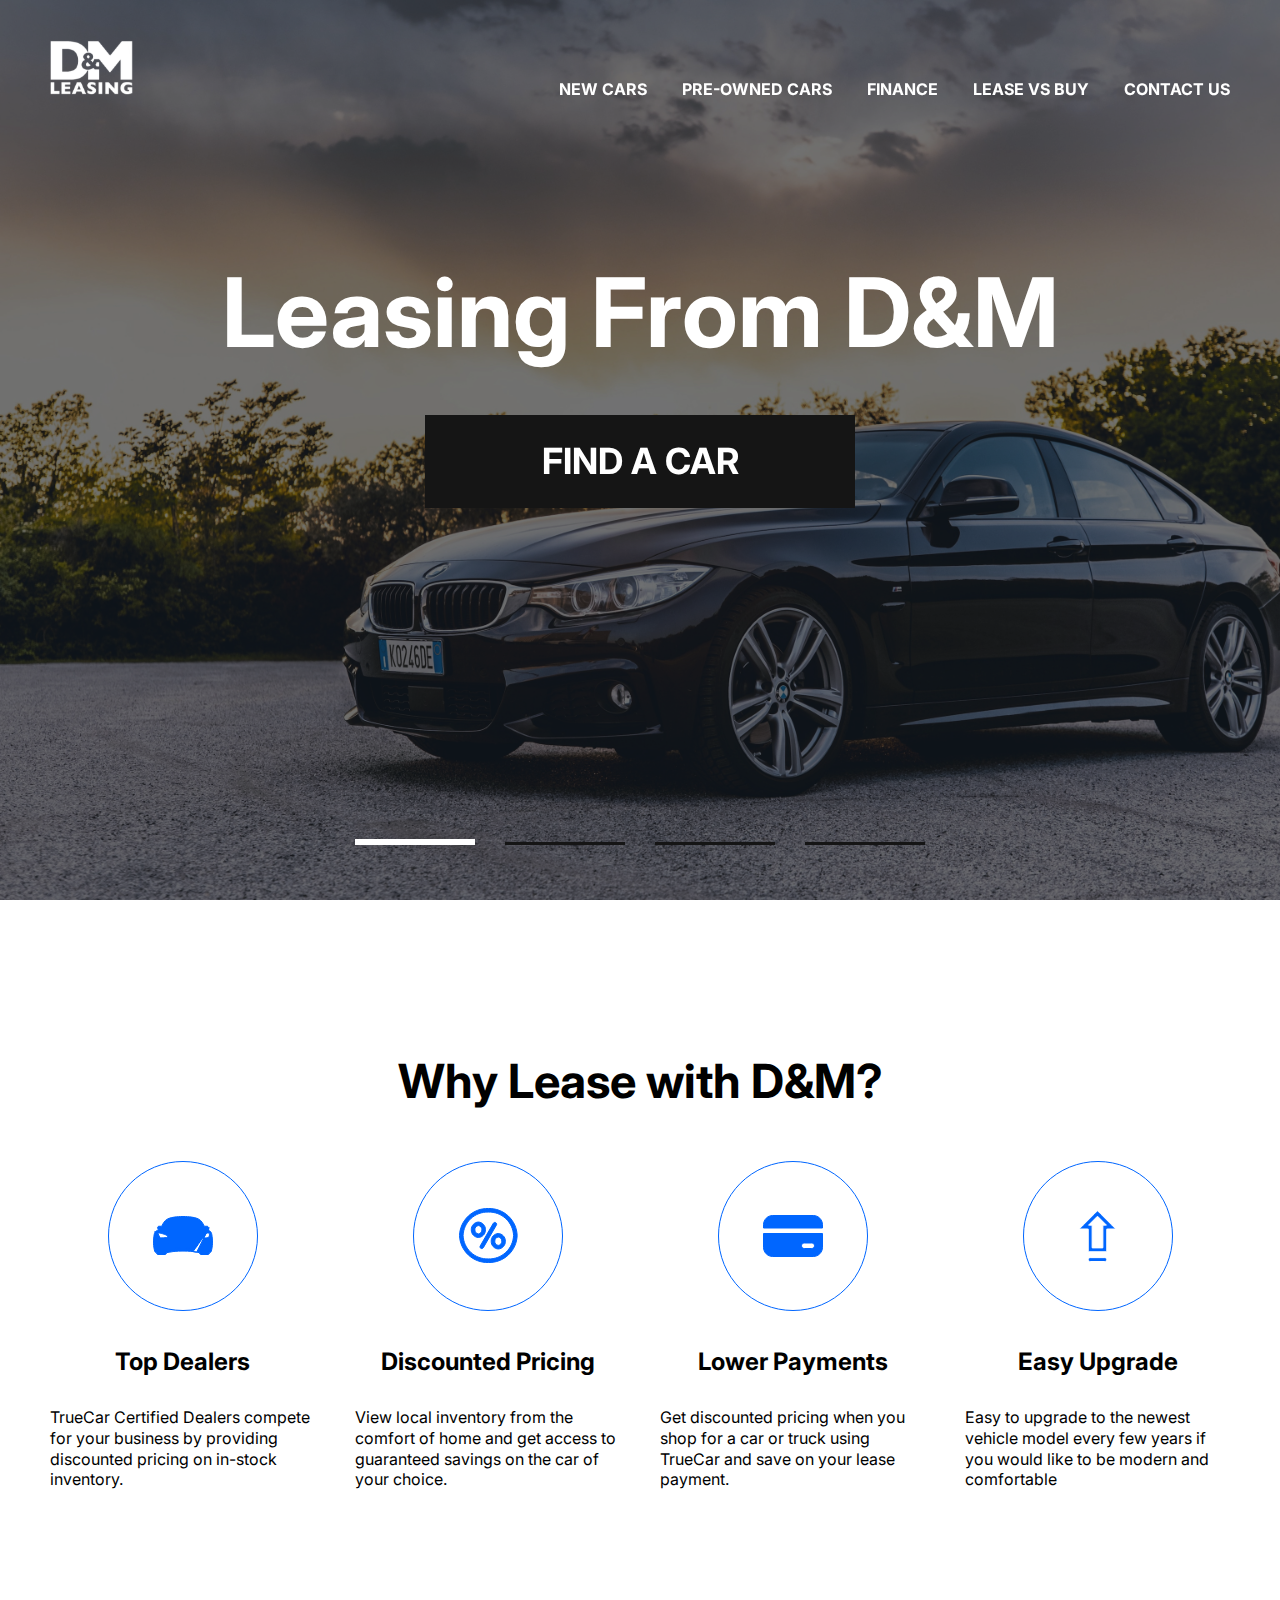
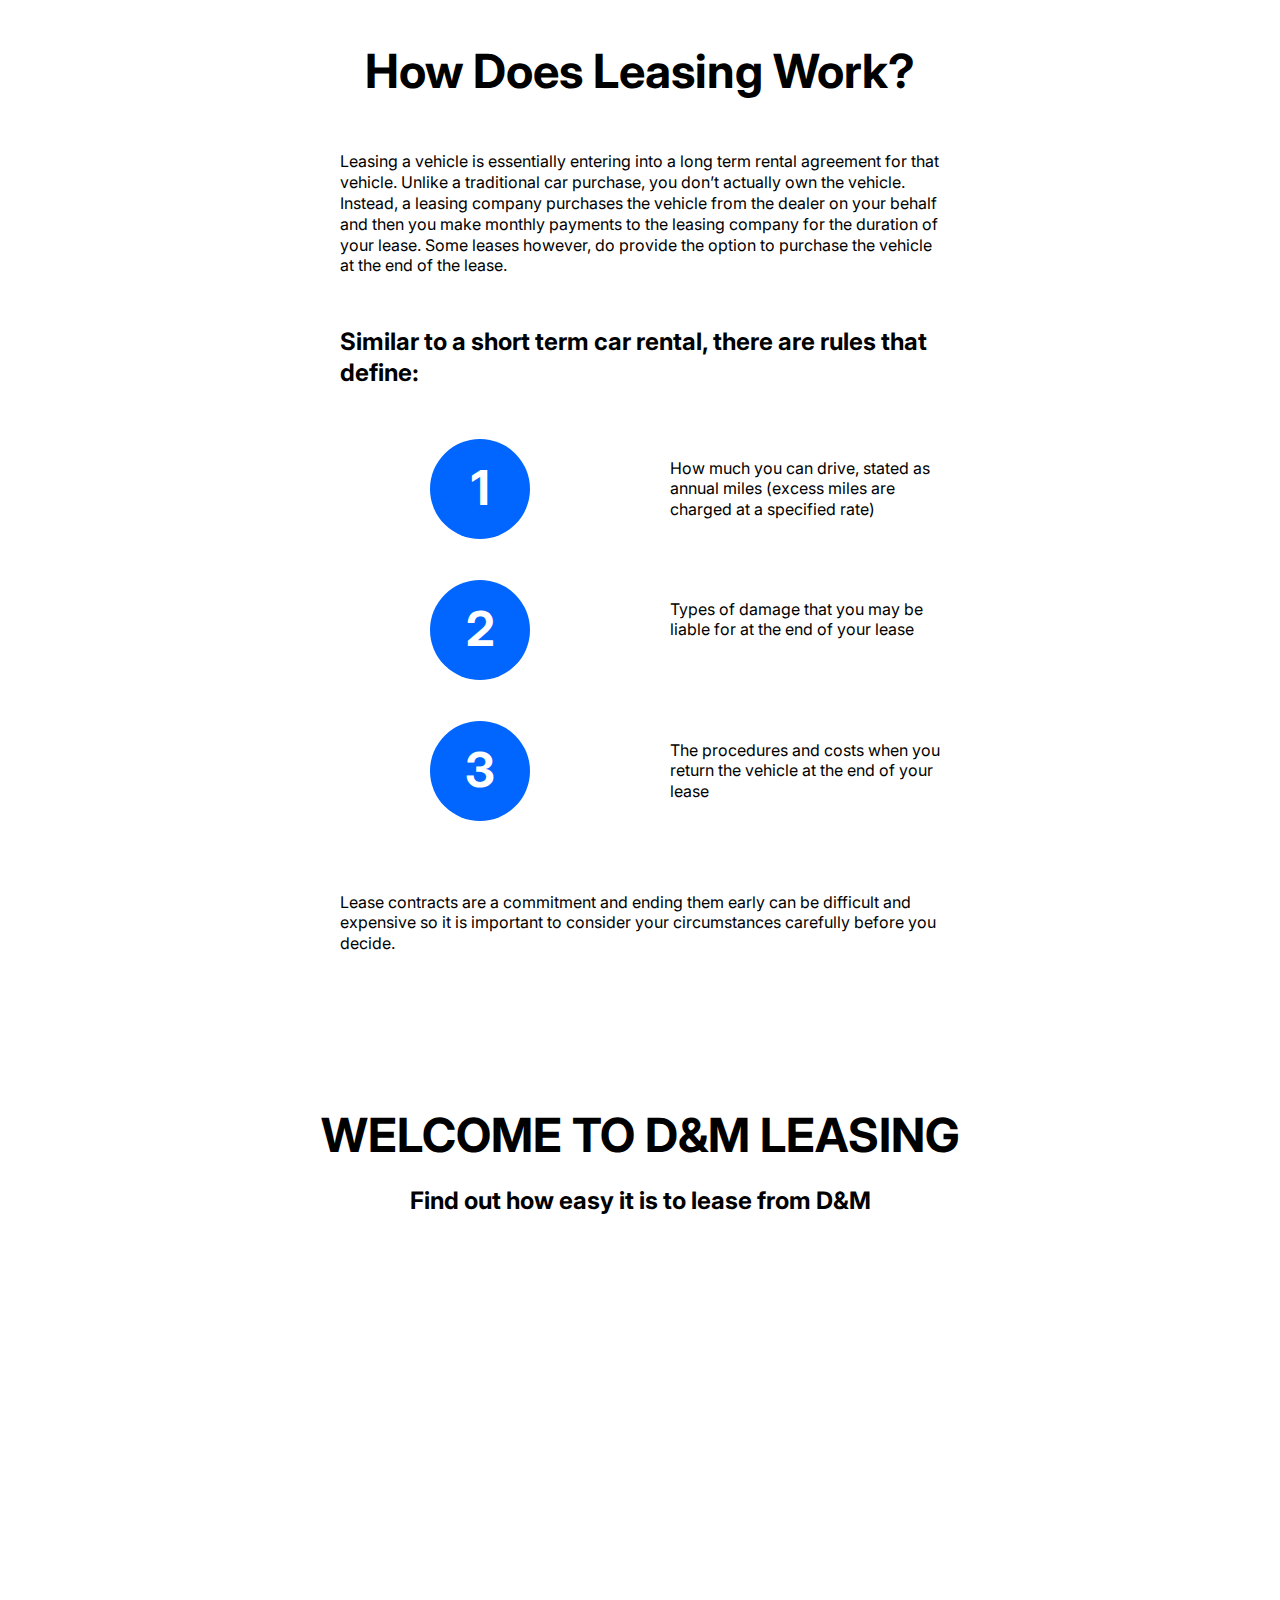
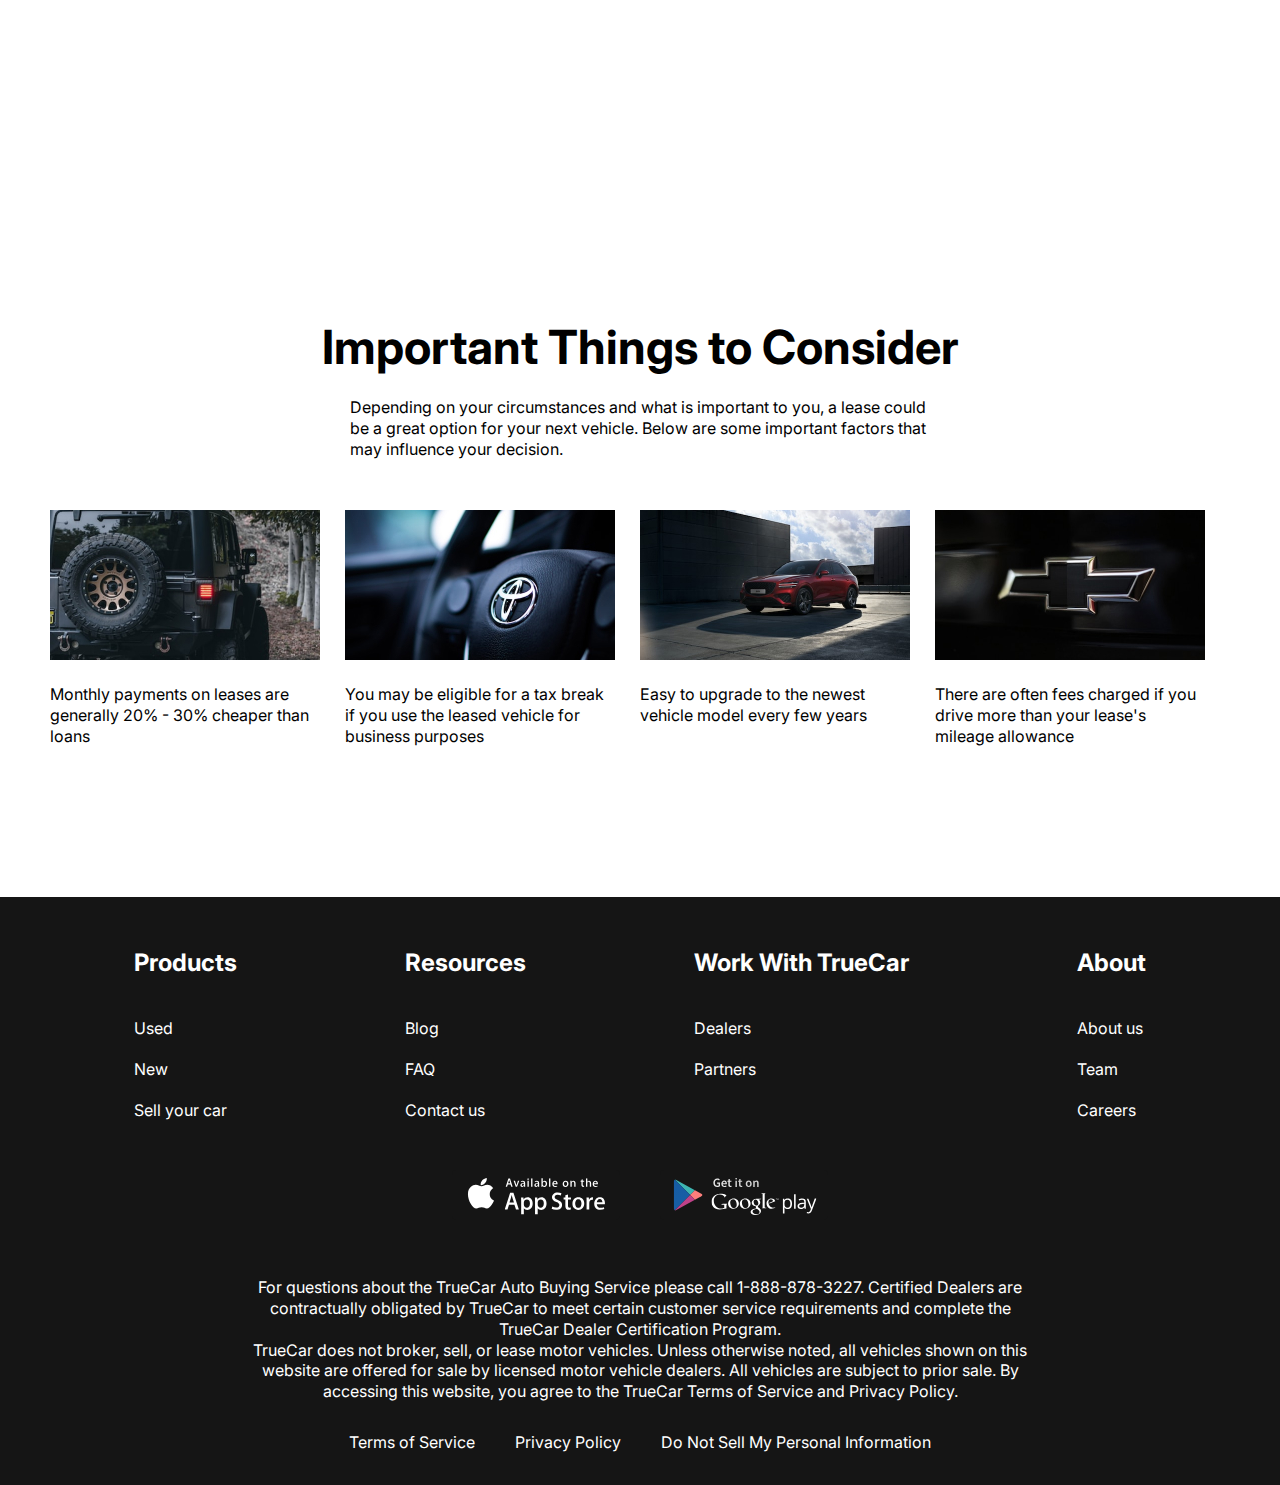
<file: index.html>
<!DOCTYPE html>
<html lang="en">
<head>
    <meta charset="UTF-8">
    <meta http-equiv="X-UA-Compatible" content="IE=edge">
    <meta name="viewport" content="width=device-width, initial-scale=1.0">
    <title>Document</title>
    <link rel="preconnect" href="https://fonts.googleapis.com">
<link rel="preconnect" href="https://fonts.gstatic.com" crossorigin>
<link href="https://fonts.googleapis.com/css2?family=Inter:wght@400;700&family=Roboto:wght@500&display=swap" rel="stylesheet">
<link
  rel="stylesheet"
  href="https://cdn.jsdelivr.net/npm/swiper@9/swiper-bundle.min.css"/>
    <link rel="stylesheet" href="css/style.css">
</head>
<body>
    
<div class="wrapper">
    <header class="header header-main ">
    <div class="container">
        <div class="header__inner">
            <a href="index.html" class="logo">
                <img class="logo__img" src="images/logo.svg" alt="logo" >
            </a>
            <nav class="menu">
                <button class="menu__btn ">
                    <span></span>
                    <span></span>
                    <span></span>
                </button>
                <ul class="menu__list">
                    <li class="menu__list-item">
                        <a href="new-cars.html" class="menu__list-link">NEW CARS</a>
                    </li>
                    <li class="menu__list-item">
                        <a href="#" class="menu__list-link">PRE-OWNED CARS</a>
                    </li>
                    <li class="menu__list-item">
                        <a href="#" class="menu__list-link">FINANCE</a>
                    </li>
                    <li class="menu__list-item">
                        <a href="#" class="menu__list-link">LEASE VS BUY</a>
                    </li>
                    <li class="menu__list-item">
                        <a href="contacts.html" class="menu__list-link">CONTACT US</a>
                    </li>
                </ul>
            </nav>
        </div>
    </div>
    </header>
    



    <main class="main">
        <section class="top">
            <div class="container">
                <h1 class="title">Leasing From D&M</h1>
            </div>
            <a href="new-cars.html" class="top__link">FIND A CAR</a>
        </section>

        <!-- slider, swiper делаем для слайдера на главной странице. Использ с сайта https://swiperjs.com/demos-->
        <div class="slider">
            <div class="swiper">
                <div class="swiper-wrapper">
                    <div class="swiper-slide" style="background-image: url(images/slide-1.jpg);"></div>
                    <div class="swiper-slide" style="background-image: url(images/slide-2.jpg);"></div>
                    <div class="swiper-slide" style="background-image: url(images/slide-3.jpg);"></div>
                    <div class="swiper-slide" style="background-image: url(images/slide-4.jpg);"></div>
                    
            </div>  
            <div class="swiper-pagination"></div>
            </div>
        </div>
        <section class="why-lease">
            <div class="container">
                <h2 class="section-title">
                    Why Lease with D&M?
                </h2>
                <ul class="why-lease__list">
                    <li class="why-lease__item">
                       <img class="why-lease__item-img" src="images/why-lease-1.svg" alt="why-lease"> 
                       <h3 class="why-lease__item-title">Top Dealers</h3>
                       <p class="why-lease__item-text">TrueCar Certified Dealers compete for your business by providing discounted pricing on in-stock inventory.</p>
                    </li>
                    <li class="why-lease__item">
                        <img class="why-lease__item-img" src="images/why-lease-2.svg" alt="why-lease"> 
                        <h3 class="why-lease__item-title">Discounted Pricing</h3>
                        <p class="why-lease__item-text">View local inventory from the comfort of home and get access to guaranteed savings on the car of your choice.</p>
                     </li>
                     <li class="why-lease__item">
                        <img class="why-lease__item-img" src="images/why-lease-3.svg" alt="why-lease"> 
                        <h3 class="why-lease__item-title">Lower Payments</h3>
                        <p class="why-lease__item-text">Get discounted pricing when you shop for a car or truck using TrueCar and save on your lease payment.</p>
                     </li>
                     <li class="why-lease__item">
                        <img class="why-lease__item-img" src="images/why-lease-4.svg" alt="why-lease"> 
                        <h3 class="why-lease__item-title">Easy Upgrade</h3>
                        <p class="why-lease__item-text">Easy to upgrade to the newest vehicle model every few years if you would like to be modern and comfortable</p>
                     </li>
                </ul>
            </div>
        </section>
            <section class="how-does">
                <div class="container">
                    <div class="how-does__inner">
                        <h2 class="section-title">How Does Leasing Work?</h2>
                        <p class="how-does__text">Leasing a vehicle is essentially entering into a long term rental agreement for that vehicle. Unlike a traditional car purchase, you don’t actually own the vehicle. Instead, a leasing company purchases the vehicle from the dealer on your behalf and then you make monthly payments to the leasing company for the duration of your lease. Some leases however, do provide the option to purchase the vehicle at the end of the lease.</p>
                        <h4 class="how-does__title">Similar to a short term car rental, there are rules that define:</h4>
                        <ol class="how-does__list">
                            <li class="how-does__item">
                                How much you can drive, stated as annual miles (excess miles are charged at a specified rate)
                            </li>
                            <li class="how-does__item">
                                Types of damage that you may be liable for at the end of your lease
                            </li>
                            <li class="how-does__item">
                                The procedures and costs when you return the vehicle at the end of your lease
                            </li>
                        </ol>
                        <p class="how-does__text">Lease contracts are a commitment and ending them early can be difficult and expensive so it is important to consider your circumstances carefully before you decide.</p>
                    </div>
                </div>
            
        </section>
        <section class="video">
           <div class="container">
            <h2 class="section-title video__title">
                WELCOME TO D&M LEASING
            </h2>
            <p class="  video__text">
                Find out how easy it is to lease from D&M
            </p>
            <iframe class="video__content" width="1000" height="500" src="https://www.youtube.com/embed/s3ggmVxKzg0?controls=0" title="YouTube video player" frameborder="0" allow="accelerometer; autoplay; clipboard-write; encrypted-media; gyroscope; picture-in-picture; web-share" allowfullscreen></iframe>
           </div> 
        </section>
        <section class="important">
            <div class="container">
                <h2 class="section-title important__title">Important Things to Consider</h2>
                <p class="important__text">
                    Depending on your circumstances and what is important to you, a lease could be a great option for your next vehicle. Below are some important factors that may influence your decision.
                </p>
                <ul class="important__list">
                    <li class="important__item">
                        <img class="important__item-img" src="images/imp-1.jpg" alt="important">
                        <p class="important__item-text">Monthly payments on leases are generally 20% - 30% cheaper than loans
                        </p>
                    </li>
                    <li class="important__item">
                        <img class="important__item-img" src="images/imp-2.jpg" alt="important">
                        <p class="important__item-text">
                            You may be eligible for a tax break if you use the leased vehicle for business purposes
                        </p>
                    </li>
                    <li class="important__item">
                        <img class="important__item-img" src="images/imp-3.jpg" alt="important">
                        <p class="important__item-text">
                            Easy to upgrade to the newest vehicle model every few years

                        </p>
                    </li>
                    <li class="important__item">
                        <img class="important__item-img" src="images/imp-4.jpg" alt="important">
                        <p class="important__item-text">
                            There are often fees charged if you drive more than your lease's mileage allowance
                        </p>
                    </li>
                </ul>
            </div>
        </section>
    </main>


    <footer class="footer">
        <div class="container">
            <nav class="footer__menu">
                <ul class="footer__menu-list">
                    <li class="footer__menu-item">
                        <p class="footer__menu-title">Products</p>
                    </li>
                    <li class="footer__menu-item">
                        <a href="#" class="footer__menu-link">Used</a>
                    </li>
                    <li class="footer__menu-item">
                        <a href="#" class="footer__menu-link">New</a>
                    </li>
                    <li class="footer__menu-item">
                        <a href="#" class="footer__menu-link">Sell your car</a>
                    </li>
                </ul>
                <ul class="footer__menu-list">
                    <li class="footer__menu-item">
                        <p class="footer__menu-title">Resources</p>
                    </li>
                    <li class="footer__menu-item">
                        <a href="#" class="footer__menu-link">Blog</a>
                    </li>
                    <li class="footer__menu-item">
                        <a href="#" class="footer__menu-link">FAQ</a>
                    </li>
                    <li class="footer__menu-item">
                        <a href="#" class="footer__menu-link">Contact us</a>
                    </li>
                </ul>
                <ul class="footer__menu-list">
                    <li class="footer__menu-item">
                        <p class="footer__menu-title">Work With TrueCar</p>
                    </li>
                    <li class="footer__menu-item">
                        <a href="#" class="footer__menu-link">Dealers</a>
                    </li>
                    <li class="footer__menu-item">
                        <a href="#" class="footer__menu-link">Partners</a>
                    </li>
                   
                </ul>
                <ul class="footer__menu-list">
                    <li class="footer__menu-item">
                        <p class="footer__menu-title">About</p>
                    </li>
                    <li class="footer__menu-item">
                        <a href="#" class="footer__menu-link">About us</a>
                    </li>
                    <li class="footer__menu-item">
                        <a href="#" class="footer__menu-link">Team</a>
                    </li>
                    <li class="footer__menu-item">
                        <a href="#" class="footer__menu-link">Careers</a>
                    </li>
                </ul>
            </nav>
            <ul class="app">
                <li class="app__item">
                    <a href="#" class="app__item-link">
                        <img class="app__item-img" src="images/appstore.svg" alt="appstore">
                    </a>
                </li>
                <li class="app__item">
                    <a href="#" class="app__item-link">
                        <img class="app__item-img" src="images/googleplay.svg" alt="googleplay">
                    </a>
                </li>
            </ul>
            <div class="footer__copy">
                <p class="footer__copy-text">
                    For questions about the TrueCar Auto Buying Service please call 1-888-878-3227.
                    Certified Dealers are contractually obligated by TrueCar to meet certain customer service requirements and complete the TrueCar Dealer Certification Program.
                </p>
                <p class="footer__copy-text">
                    TrueCar does not broker, sell, or lease motor vehicles. Unless otherwise noted, all vehicles shown on this website are offered for sale by licensed motor vehicle dealers. All vehicles are subject to prior sale. By accessing this website, you agree to the TrueCar Terms of Service and Privacy Policy.
                </p>
            </div>
            <nav class="copy__nav">
                <ul class="copy__nav-list">
                    <li class="copy__nav-item">
                        <a href="#" class="copy__nav-link">Terms of Service</a></li>
                    <li class="copy__nav-item">
                        <a href="#" class="copy__nav-link">Privacy Policy</a></li>
                    <li class="copy__nav-item">
                        <a href="#" class="copy__nav-link">Do Not Sell My Personal Information</a></li>
                </ul>
            </nav>
        </div>
    </footer>
</div>


<script src="https://cdn.jsdelivr.net/npm/swiper@9/swiper-bundle.min.js"></script>
<script src="js/main.js"></script>
</body>
</html>
</file>
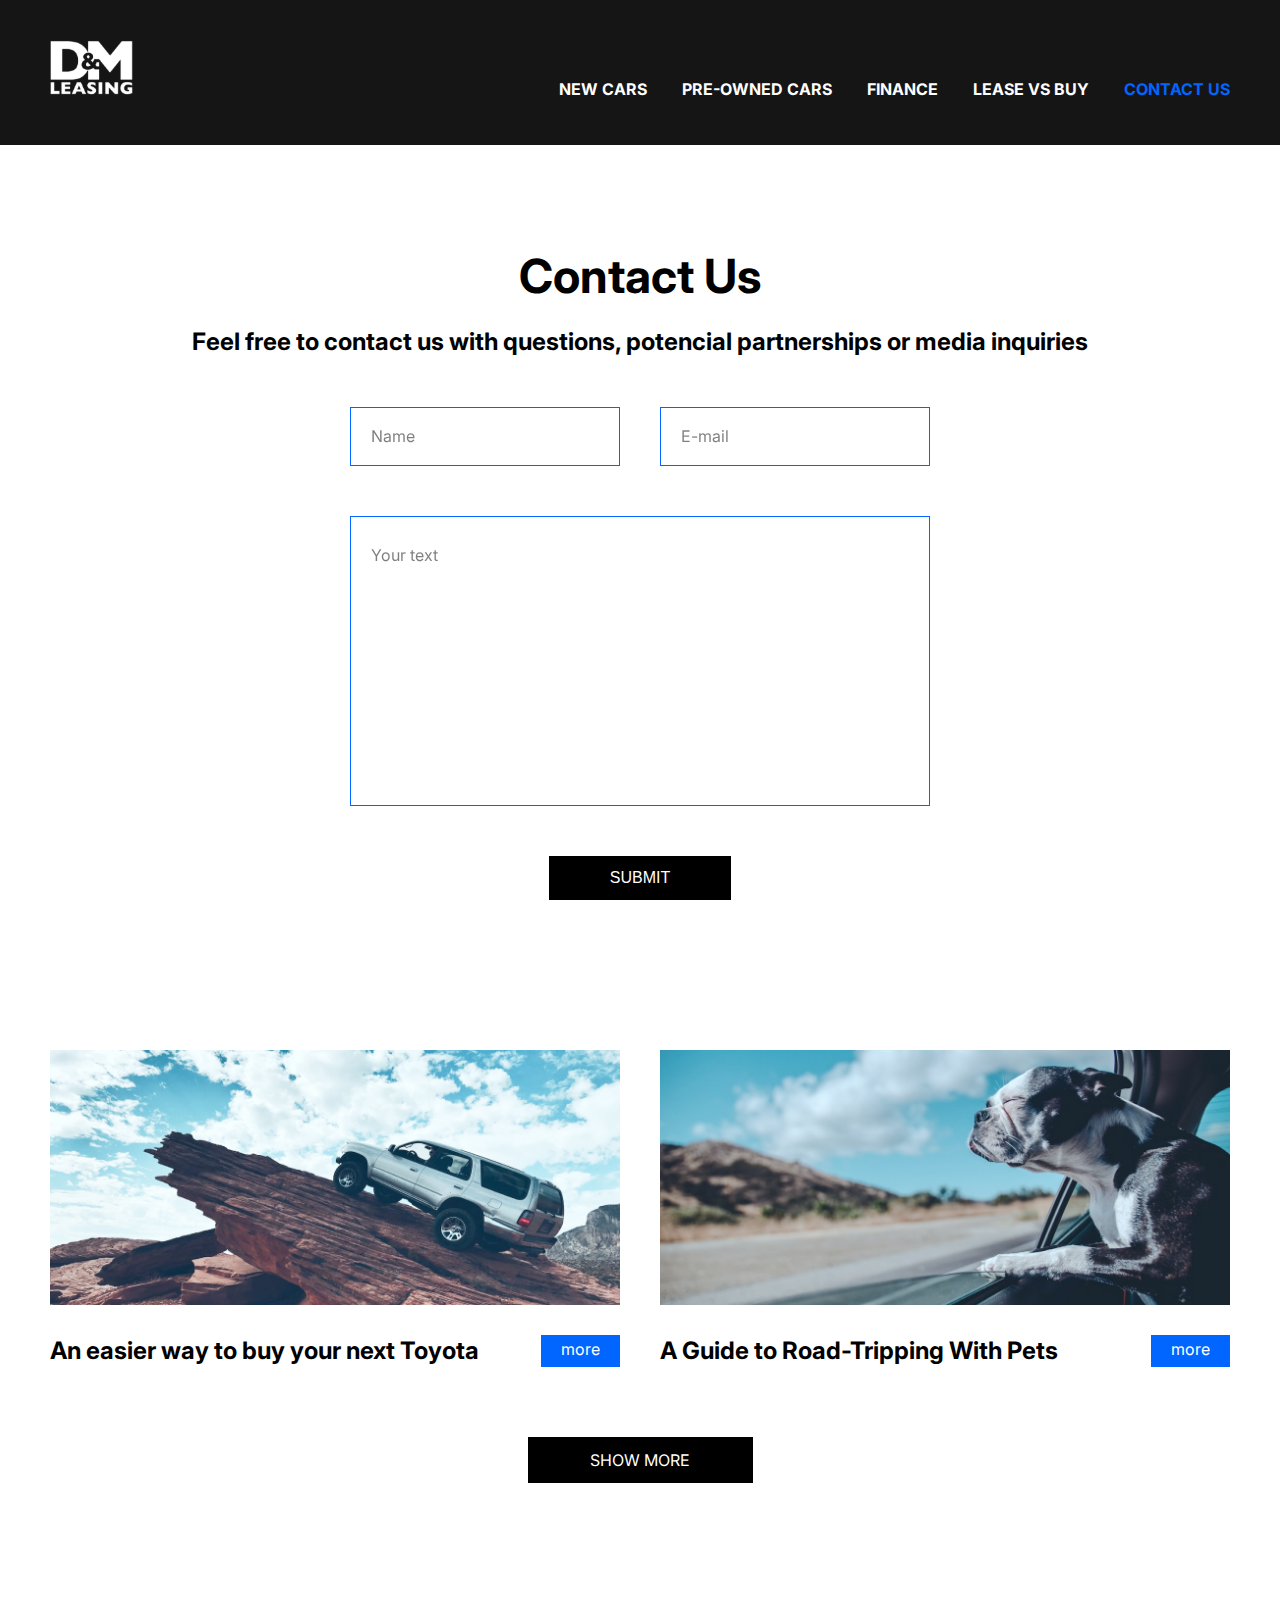
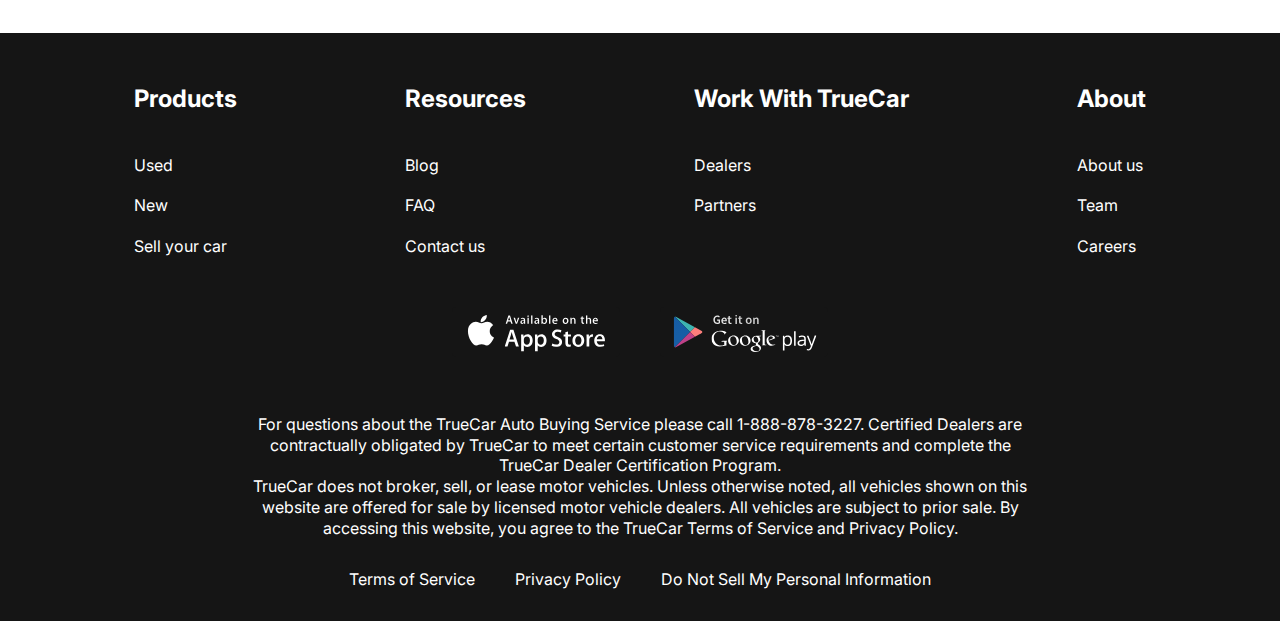
<file: contacts.html>
<!DOCTYPE html>
<html lang="en">
<head>
    <meta charset="UTF-8">
    <meta http-equiv="X-UA-Compatible" content="IE=edge">
    <meta name="viewport" content="width=device-width, initial-scale=1.0">
    <title>Document</title>
    <link rel="preconnect" href="https://fonts.googleapis.com">
<link rel="preconnect" href="https://fonts.gstatic.com" crossorigin>
<link href="https://fonts.googleapis.com/css2?family=Inter:wght@400;700&family=Roboto:wght@500&display=swap" rel="stylesheet">
    <link rel="stylesheet" href="css/style.css">
</head>
<body>
    
<div class="wrapper">
    <header class="header">
    <div class="container">
        <div class="header__inner">
            <a href="index.html" class="logo">
                <img class="logo__img" src="images/logo.svg" alt="logo" >
            </a>
            <nav class="menu">
                <button class="menu__btn ">
                    <span></span>
                    <span></span>
                    <span></span>
                </button>
                <ul class="menu__list">
                    <li class="menu__list-item">
                        <a href="new-cars.html" class="menu__list-link">NEW CARS</a>
                    </li>
                    <li class="menu__list-item">
                        <a href="#" class="menu__list-link">PRE-OWNED CARS</a>
                    </li>
                    <li class="menu__list-item">
                        <a href="#" class="menu__list-link">FINANCE</a>
                    </li>
                    <li class="menu__list-item">
                        <a href="#" class="menu__list-link">LEASE VS BUY</a>
                    </li>
                    <li class="menu__list-item">
                        <a href="#" class="menu__list-link menu__list-link--active">CONTACT US</a>
                    </li>
                </ul>
            </nav>
        </div>
    </div>
    </header>
    



    <main class="main">
        <section class="contacts">
            <div class="container">
                <h2 class="section-title contacts__title">Contact Us</h2>
                <p class="contacts__text">Feel free to contact us with questions, potencial partnerships or media inquiries</p>
                <form action="#" class="form">
                    <input type="text" class="form__input" placeholder="Name">
                    <input type="email" class="form__input" placeholder="E-mail">
                    <textarea class="form__textarea" placeholder="Your text"></textarea>
                    <button class="form__btn" type="submit">SUBMIT</button>
                </form>
            </div>
        </section>
        <section class="blog">
            <div class="container">
                <div class="blog__items">
                    <div class="blog__item">
                        <img class="blog__item-img" src="images/blog-1.jpg" alt="blog-1">
                        <h4 class="blog__item-title">An easier way to buy your next Toyota</h4>
                        <a href="" class="blog__item-link">more</a>
                    </div>
                    <div class="blog__item">
                        <img class="blog__item-img" src="images/blog-2.jpg" alt="blog-2">
                        <h4 class="blog__item-title">A Guide to Road-Tripping With Pets</h4>
                        <a href="#" class="blog__item-link">more</a>
                    </div>
                </div>
                <a href="#" class="showmore-link">SHOW MORE</a>
            </div>
        </section>
    </main>

    <footer class="footer">
        <div class="container">
            <nav class="footer__menu">
                <ul class="footer__menu-list">
                    <li class="footer__menu-item">
                        <p class="footer__menu-title">Products</p>
                    </li>
                    <li class="footer__menu-item">
                        <a href="#" class="footer__menu-link">Used</a>
                    </li>
                    <li class="footer__menu-item">
                        <a href="#" class="footer__menu-link">New</a>
                    </li>
                    <li class="footer__menu-item">
                        <a href="#" class="footer__menu-link">Sell your car</a>
                    </li>
                </ul>
                <ul class="footer__menu-list">
                    <li class="footer__menu-item">
                        <p class="footer__menu-title">Resources</p>
                    </li>
                    <li class="footer__menu-item">
                        <a href="#" class="footer__menu-link">Blog</a>
                    </li>
                    <li class="footer__menu-item">
                        <a href="#" class="footer__menu-link">FAQ</a>
                    </li>
                    <li class="footer__menu-item">
                        <a href="#" class="footer__menu-link">Contact us</a>
                    </li>
                </ul>
                <ul class="footer__menu-list">
                    <li class="footer__menu-item">
                        <p class="footer__menu-title">Work With TrueCar</p>
                    </li>
                    <li class="footer__menu-item">
                        <a href="#" class="footer__menu-link">Dealers</a>
                    </li>
                    <li class="footer__menu-item">
                        <a href="#" class="footer__menu-link">Partners</a>
                    </li>
                   
                </ul>
                <ul class="footer__menu-list">
                    <li class="footer__menu-item">
                        <p class="footer__menu-title">About</p>
                    </li>
                    <li class="footer__menu-item">
                        <a href="#" class="footer__menu-link">About us</a>
                    </li>
                    <li class="footer__menu-item">
                        <a href="#" class="footer__menu-link">Team</a>
                    </li>
                    <li class="footer__menu-item">
                        <a href="#" class="footer__menu-link">Careers</a>
                    </li>
                </ul>
            </nav>
            <ul class="app">
                <li class="app__item">
                    <a href="#" class="app__item-link">
                        <img class="app__item-img" src="images/appstore.svg" alt="appstore">
                    </a>
                </li>
                <li class="app__item">
                    <a href="#" class="app__item-link">
                        <img class="app__item-img" src="images/googleplay.svg" alt="googleplay">
                    </a>
                </li>
            </ul>
            <div class="footer__copy">
                <p class="footer__copy-text">
                    For questions about the TrueCar Auto Buying Service please call 1-888-878-3227.
                    Certified Dealers are contractually obligated by TrueCar to meet certain customer service requirements and complete the TrueCar Dealer Certification Program.
                </p>
                <p class="footer__copy-text">
                    TrueCar does not broker, sell, or lease motor vehicles. Unless otherwise noted, all vehicles shown on this website are offered for sale by licensed motor vehicle dealers. All vehicles are subject to prior sale. By accessing this website, you agree to the TrueCar Terms of Service and Privacy Policy.
                </p>
            </div>
            <nav class="copy__nav">
                <ul class="copy__nav-list">
                    <li class="copy__nav-item">
                        <a href="#" class="copy__nav-link">Terms of Service</a></li>
                    <li class="copy__nav-item">
                        <a href="#" class="copy__nav-link">Privacy Policy</a></li>
                    <li class="copy__nav-item">
                        <a href="#" class="copy__nav-link">Do Not Sell My Personal Information</a></li>
                </ul>
            </nav>
        </div>
    </footer>
</div>
<script src="js/main.js"></script>
</body>
</html>
</file>
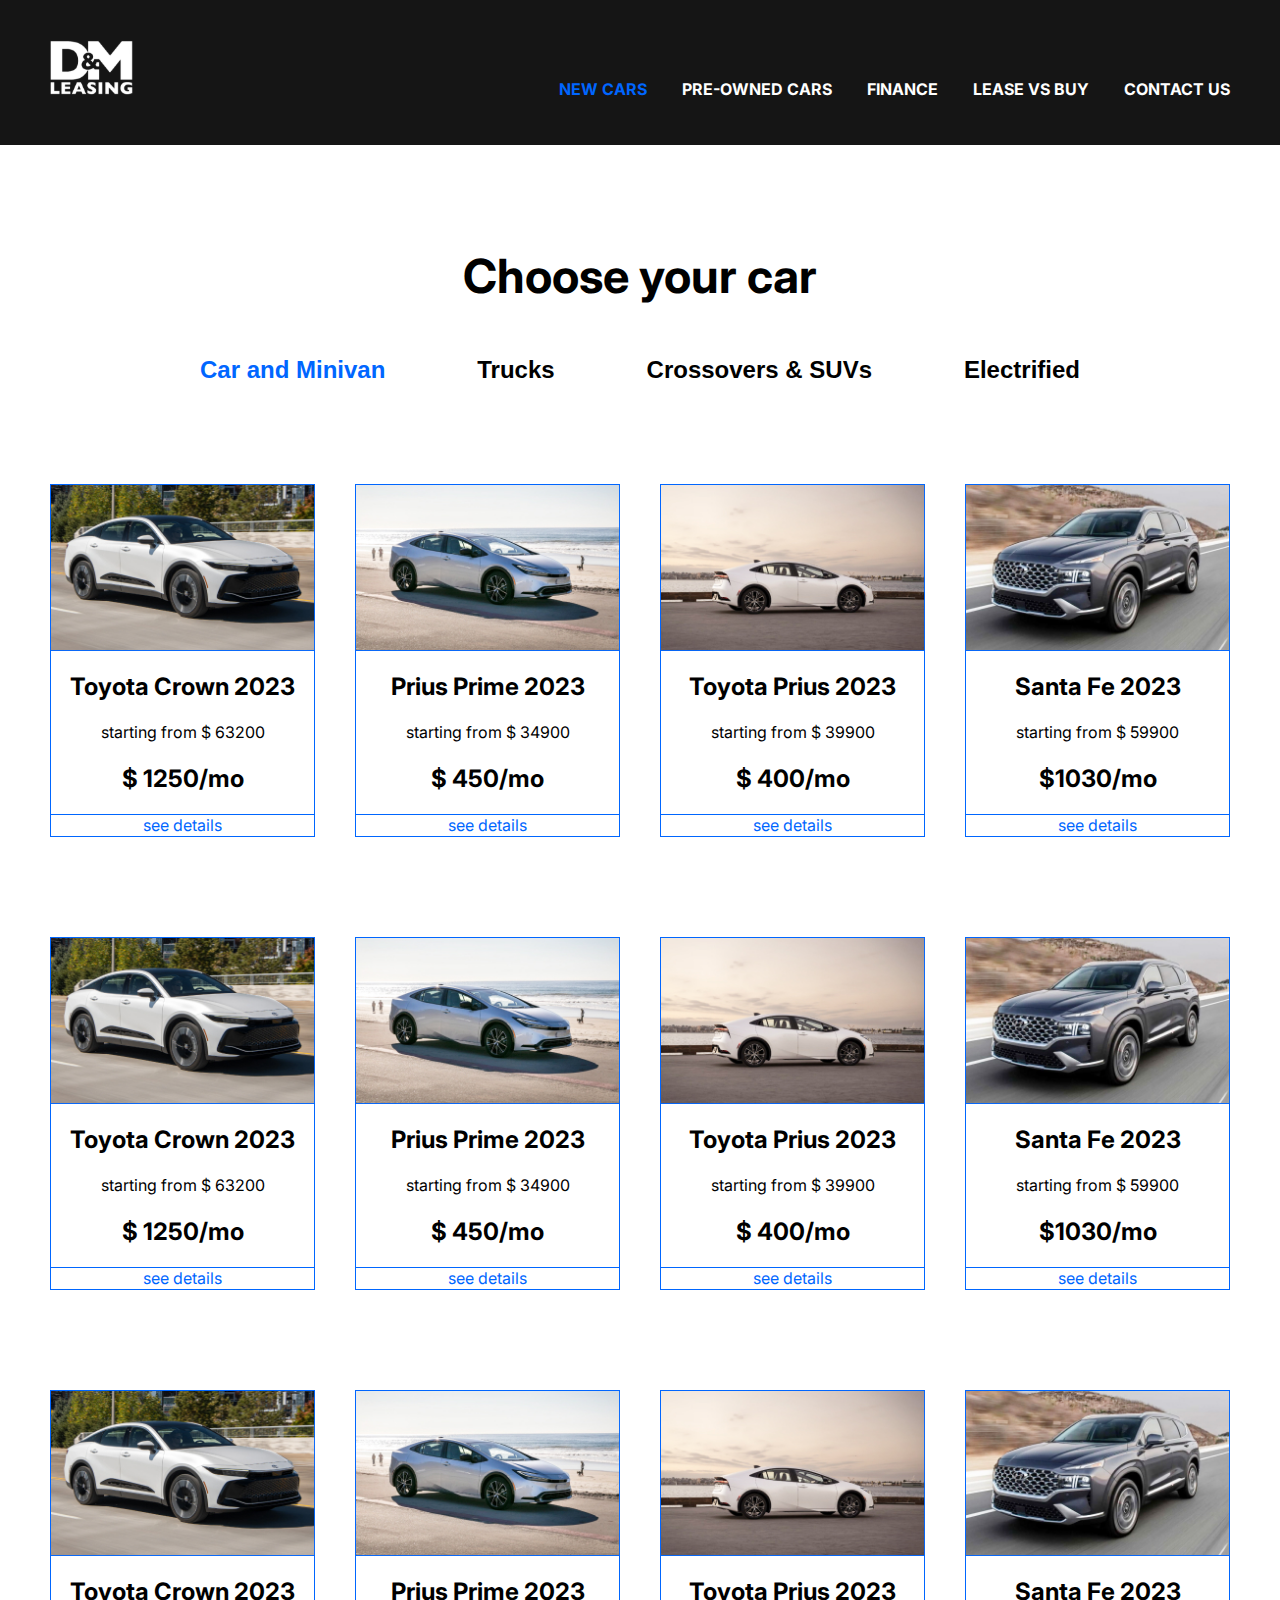
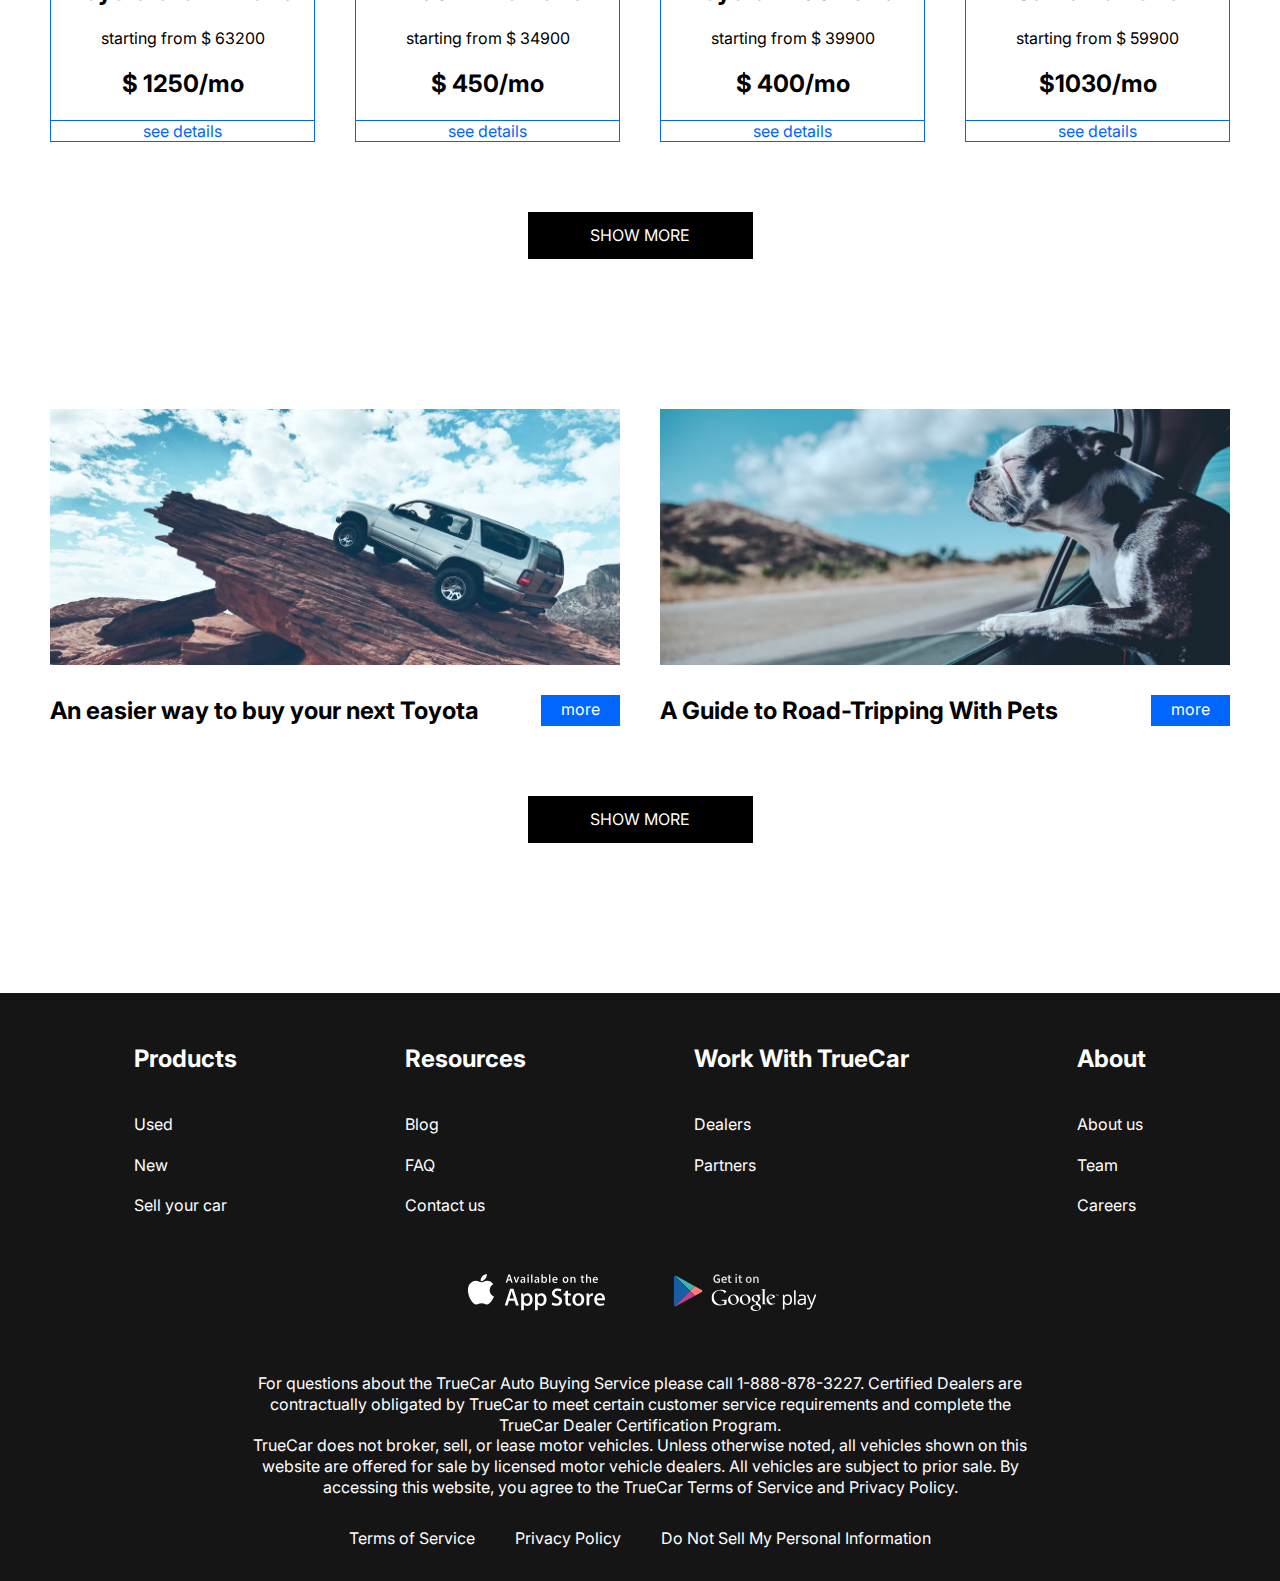
<file: new-cars.html>
<!DOCTYPE html>
<html lang="en">
<head>
    <meta charset="UTF-8">
    <meta http-equiv="X-UA-Compatible" content="IE=edge">
    <meta name="viewport" content="width=device-width, initial-scale=1.0">
    <title>Document</title>
    <link rel="preconnect" href="https://fonts.googleapis.com">
<link rel="preconnect" href="https://fonts.gstatic.com" crossorigin>
<link href="https://fonts.googleapis.com/css2?family=Inter:wght@400;700&family=Roboto:wght@500&display=swap" rel="stylesheet">
    <link rel="stylesheet" href="css/style.css">
</head>
<body>
    
<div class="wrapper">
    <header class="header">
    <div class="container">
        <div class="header__inner">
            <a href="index.html" class="logo">
                <img class="logo__img" src="images/logo.svg" alt="logo" >
            </a>
            <nav class="menu">
                <button class="menu__btn ">
                    <span></span>
                    <span></span>
                    <span></span>
                </button>
                <ul class="menu__list">
                    <li class="menu__list-item">
                        <a href="#" class="menu__list-link menu__list-link--active">NEW CARS</a>
                    </li>
                    <li class="menu__list-item">
                        <a href="#" class="menu__list-link">PRE-OWNED CARS</a>
                    </li>
                    <li class="menu__list-item">
                        <a href="#" class="menu__list-link">FINANCE</a>
                    </li>
                    <li class="menu__list-item">
                        <a href="#" class="menu__list-link">LEASE VS BUY</a>
                    </li>
                    <li class="menu__list-item">
                        <a href="contacts.html" class="menu__list-link">CONTACT US</a>
                    </li>
                </ul>
            </nav>
        </div>
    </div>
    </header>
    



    <main class="main">

        <section class="choose">
            <div class="container">
                <h2 class="section-title">
                    Choose your car
                </h2>
                <div class="tabs">
                    <div class="tabs__btn">
                        <button class="tabs__btn-item tabs__btn-item--active" data-button="content-1">Car and Minivan</button>
                        <button class="tabs__btn-item" data-button="content-2">Trucks</button>
                        <button class="tabs__btn-item" data-button="content-3">Crossovers & SUVs</button>
                        <button class="tabs__btn-item" data-button="content-4">Electrified</button>
                    </div>
                    <div class="tabs__content">
                        <div class="tabs__content-item tabs__content-item--active" id="content-1">
                            <div class="card">
                                <img class="card__img" src="images/card-1.jpg" alt="card-1">
                                <div class="card__content">
                                <h4 class="card__title">Toyota Crown 2023</h4>
                                <p class="card__text">starting from $ 63200</p>
                                <p class="card__price">$ 1250/mo</p>
                            </div>
                                <a class="card__link" href="#">see details</a>
                            </div>
                            <div class="card">
                                <img class="card__img" src="images/card-2.jpg" alt="card-2">
                                <div class="card__content">
                                <h4 class="card__title">Prius Prime 2023</h4>
                                <p class="card__text">starting from $ 34900</p>
                                <p class="card__price"> $ 450/mo</p>
                            </div>
                                <a class="card__link" href="#">see details</a>
                            </div>
                            <div class="card">
                                <img class="card__img" src="images/card-3.jpg" alt="card-3">
                                <div class="card__content">
                                <h4 class="card__title">Toyota Prius 2023</h4>
                                <p class="card__text">starting from $ 39900</p>
                                <p class="card__price"> $ 400/mo</p>
                            </div>
                                <a class="card__link" href="#">see details</a>
                            </div>
                            <div class="card">
                                <img class="card__img" src="images/card-4.jpg" alt="card-4">
                                <div class="card__content">
                                <h4 class="card__title">Santa  Fe 2023</h4>
                                <p class="card__text">starting from $ 59900</p>
                                <p class="card__price">$1030/mo</p>
                            </div>
                                <a class="card__link" href="#">see details</a>
                            </div>
                            <div class="card">
                                <img class="card__img" src="images/card-1.jpg" alt="card-1">
                                <div class="card__content">
                                <h4 class="card__title">Toyota Crown 2023</h4>
                                <p class="card__text">starting from $ 63200</p>
                                <p class="card__price">$ 1250/mo</p>
                            </div>
                                <a class="card__link" href="#">see details</a>
                            </div>
                            <div class="card">
                                <img class="card__img" src="images/card-2.jpg" alt="card-2">
                                <div class="card__content">
                                <h4 class="card__title">Prius Prime 2023</h4>
                                <p class="card__text">starting from $ 34900</p>
                                <p class="card__price"> $ 450/mo</p>
                            </div>
                                <a class="card__link" href="#">see details</a>
                            </div>
                            <div class="card">
                                <img class="card__img" src="images/card-3.jpg" alt="card-3">
                                <div class="card__content">
                                <h4 class="card__title">Toyota Prius 2023</h4>
                                <p class="card__text">starting from $ 39900</p>
                                <p class="card__price"> $ 400/mo</p>
                            </div>
                                <a class="card__link" href="#">see details</a>
                            </div>
                            <div class="card">
                                <img class="card__img" src="images/card-4.jpg" alt="card-4">
                                <div class="card__content">
                                <h4 class="card__title">Santa  Fe 2023</h4>
                                <p class="card__text">starting from $ 59900</p>
                                <p class="card__price">$1030/mo</p>
                            </div>
                                <a class="card__link" href="#">see details</a>
                            </div>
                            <div class="card">
                                <img class="card__img" src="images/card-1.jpg" alt="card-1">
                                <div class="card__content">
                                <h4 class="card__title">Toyota Crown 2023</h4>
                                <p class="card__text">starting from $ 63200</p>
                                <p class="card__price">$ 1250/mo</p>
                            </div>
                                <a class="card__link" href="#">see details</a>
                            </div>
                            <div class="card">
                                <img class="card__img" src="images/card-2.jpg" alt="card-2">
                                <div class="card__content">
                                <h4 class="card__title">Prius Prime 2023</h4>
                                <p class="card__text">starting from $ 34900</p>
                                <p class="card__price"> $ 450/mo</p>
                            </div>
                                <a class="card__link" href="#">see details</a>
                            </div>
                            <div class="card">
                                <img class="card__img" src="images/card-3.jpg" alt="card-3">
                                <div class="card__content">
                                <h4 class="card__title">Toyota Prius 2023</h4>
                                <p class="card__text">starting from $ 39900</p>
                                <p class="card__price"> $ 400/mo</p>
                            </div>
                                <a class="card__link" href="#">see details</a>
                            </div>
                            <div class="card">
                                <img class="card__img" src="images/card-4.jpg" alt="card-4">
                                <div class="card__content">
                                <h4 class="card__title">Santa  Fe 2023</h4>
                                <p class="card__text">starting from $ 59900</p>
                                <p class="card__price">$1030/mo</p>
                            </div>
                                <a class="card__link" href="#">see details</a>
                            </div>
                        </div>
                        <div class="tabs__content-item " id="content-2">
                            <div class="card">
                                <img class="card__img" src="images/card-1.jpg" alt="card-1">
                                <div class="card__content">
                                <h4 class="card__title">Toyota Crown 2023</h4>
                                <p class="card__text">starting from $ 63200</p>
                                <p class="card__price">$ 1250/mo</p>
                            </div>
                                <a class="card__link" href="#">see details</a>
                            </div>
                            <div class="card">
                                <img class="card__img" src="images/card-2.jpg" alt="card-2">
                                <div class="card__content">
                                <h4 class="card__title">Prius Prime 2023</h4>
                                <p class="card__text">starting from $ 34900</p>
                                <p class="card__price"> $ 450/mo</p>
                            </div>
                                <a class="card__link" href="#">see details</a>
                            </div>
                            <div class="card">
                                <img class="card__img" src="images/card-3.jpg" alt="card-3">
                                <div class="card__content">
                                <h4 class="card__title">Toyota Prius 2023</h4>
                                <p class="card__text">starting from $ 39900</p>
                                <p class="card__price"> $ 400/mo</p>
                            </div>
                                <a class="card__link" href="#">see details</a>
                            </div>
                            <div class="card">
                                <img class="card__img" src="images/card-4.jpg" alt="card-4">
                                <div class="card__content">
                                <h4 class="card__title">Santa  Fe 2023</h4>
                                <p class="card__text">starting from $ 59900</p>
                                <p class="card__price">$1030/mo</p>
                            </div>
                                <a class="card__link" href="#">see details</a>
                            </div>
                        </div>
                        <div class="tabs__content-item " id="content-3">
                            <div class="card">
                                <img class="card__img" src="images/card-1.jpg" alt="card-1">
                                <div class="card__content">
                                <h4 class="card__title">Toyota Crown 2023</h4>
                                <p class="card__text">starting from $ 63200</p>
                                <p class="card__price">$ 1250/mo</p>
                            </div>
                                <a class="card__link" href="#">see details</a>
                            </div>
                            <div class="card">
                                <img class="card__img" src="images/card-2.jpg" alt="card-2">
                                <div class="card__content">
                                <h4 class="card__title">Prius Prime 2023</h4>
                                <p class="card__text">starting from $ 34900</p>
                                <p class="card__price"> $ 450/mo</p>
                            </div>
                                <a class="card__link" href="#">see details</a>
                            </div>
                            <div class="card">
                                <img class="card__img" src="images/card-3.jpg" alt="card-3">
                                <div class="card__content">
                                <h4 class="card__title">Toyota Prius 2023</h4>
                                <p class="card__text">starting from $ 39900</p>
                                <p class="card__price"> $ 400/mo</p>
                            </div>
                                <a class="card__link" href="#">see details</a>
                            </div>
                            <div class="card">
                                <img class="card__img" src="images/card-4.jpg" alt="card-4">
                                <div class="card__content">
                                <h4 class="card__title">Santa  Fe 2023</h4>
                                <p class="card__text">starting from $ 59900</p>
                                <p class="card__price">$1030/mo</p>
                            </div>
                                <a class="card__link" href="#">see details</a>
                            </div>
                            <div class="card">
                                <img class="card__img" src="images/card-1.jpg" alt="card-1">
                                <div class="card__content">
                                <h4 class="card__title">Toyota Crown 2023</h4>
                                <p class="card__text">starting from $ 63200</p>
                                <p class="card__price">$ 1250/mo</p>
                            </div>
                                <a class="card__link" href="#">see details</a>
                            </div>
                            <div class="card">
                                <img class="card__img" src="images/card-2.jpg" alt="card-2">
                                <div class="card__content">
                                <h4 class="card__title">Prius Prime 2023</h4>
                                <p class="card__text">starting from $ 34900</p>
                                <p class="card__price"> $ 450/mo</p>
                            </div>
                                <a class="card__link" href="#">see details</a>
                            </div>
                            <div class="card">
                                <img class="card__img" src="images/card-3.jpg" alt="card-3">
                                <div class="card__content">
                                <h4 class="card__title">Toyota Prius 2023</h4>
                                <p class="card__text">starting from $ 39900</p>
                                <p class="card__price"> $ 400/mo</p>
                            </div>
                                <a class="card__link" href="#">see details</a>
                            </div>
                            <div class="card">
                                <img class="card__img" src="images/card-4.jpg" alt="card-4">
                                <div class="card__content">
                                <h4 class="card__title">Santa  Fe 2023</h4>
                                <p class="card__text">starting from $ 59900</p>
                                <p class="card__price">$1030/mo</p>
                            </div>
                                <a class="card__link" href="#">see details</a>
                            </div>
                        </div>
                        <div class="tabs__content-item " id="content-4">
                            <div class="card">
                                <img class="card__img" src="images/card-1.jpg" alt="card-1">
                                <div class="card__content">
                                <h4 class="card__title">Toyota Crown 2023</h4>
                                <p class="card__text">starting from $ 63200</p>
                                <p class="card__price">$ 1250/mo</p>
                            </div>
                                <a class="card__link" href="#">see details</a>
                            </div>
                            <div class="card">
                                <img class="card__img" src="images/card-2.jpg" alt="card-2">
                                <div class="card__content">
                                <h4 class="card__title">Prius Prime 2023</h4>
                                <p class="card__text">starting from $ 34900</p>
                                <p class="card__price"> $ 450/mo</p>
                            </div>
                                <a class="card__link" href="#">see details</a>
                            </div>
                            <div class="card">
                                <img class="card__img" src="images/card-3.jpg" alt="card-3">
                                <div class="card__content">
                                <h4 class="card__title">Toyota Prius 2023</h4>
                                <p class="card__text">starting from $ 39900</p>
                                <p class="card__price"> $ 400/mo</p>
                            </div>
                                <a class="card__link" href="#">see details</a>
                            </div>
                            <div class="card">
                                <img class="card__img" src="images/card-4.jpg" alt="card-4">
                                <div class="card__content">
                                <h4 class="card__title">Santa  Fe 2023</h4>
                                <p class="card__text">starting from $ 59900</p>
                                <p class="card__price">$1030/mo</p>
                            </div>
                                <a class="card__link" href="#">see details</a>
                            </div>
                        </div>
                    </div>
                </div>
                <a href="#" class="showmore-link">SHOW MORE</a>
            </div>

        </section>
        <section class="blog">
            <div class="container">
                <div class="blog__items">
                    <div class="blog__item">
                        <img class="blog__item-img" src="images/blog-1.jpg" alt="blog-1">
                        <h4 class="blog__item-title">An easier way to buy your next Toyota</h4>
                        <a href="" class="blog__item-link">more</a>
                    </div>
                    <div class="blog__item">
                        <img class="blog__item-img" src="images/blog-2.jpg" alt="blog-2">
                        <h4 class="blog__item-title">A Guide to Road-Tripping With Pets</h4>
                        <a href="#" class="blog__item-link">more</a>
                    </div>
                </div>
                <a href="#" class="showmore-link">SHOW MORE</a>
            </div>
        </section>
    </main>


    <footer class="footer">
        <div class="container">
            <nav class="footer__menu">
                <ul class="footer__menu-list">
                    <li class="footer__menu-item">
                        <p class="footer__menu-title">Products</p>
                    </li>
                    <li class="footer__menu-item">
                        <a href="#" class="footer__menu-link">Used</a>
                    </li>
                    <li class="footer__menu-item">
                        <a href="#" class="footer__menu-link">New</a>
                    </li>
                    <li class="footer__menu-item">
                        <a href="#" class="footer__menu-link">Sell your car</a>
                    </li>
                </ul>
                <ul class="footer__menu-list">
                    <li class="footer__menu-item">
                        <p class="footer__menu-title">Resources</p>
                    </li>
                    <li class="footer__menu-item">
                        <a href="#" class="footer__menu-link">Blog</a>
                    </li>
                    <li class="footer__menu-item">
                        <a href="#" class="footer__menu-link">FAQ</a>
                    </li>
                    <li class="footer__menu-item">
                        <a href="#" class="footer__menu-link">Contact us</a>
                    </li>
                </ul>
                <ul class="footer__menu-list">
                    <li class="footer__menu-item">
                        <p class="footer__menu-title">Work With TrueCar</p>
                    </li>
                    <li class="footer__menu-item">
                        <a href="#" class="footer__menu-link">Dealers</a>
                    </li>
                    <li class="footer__menu-item">
                        <a href="#" class="footer__menu-link">Partners</a>
                    </li>
                   
                </ul>
                <ul class="footer__menu-list">
                    <li class="footer__menu-item">
                        <p class="footer__menu-title">About</p>
                    </li>
                    <li class="footer__menu-item">
                        <a href="#" class="footer__menu-link">About us</a>
                    </li>
                    <li class="footer__menu-item">
                        <a href="#" class="footer__menu-link">Team</a>
                    </li>
                    <li class="footer__menu-item">
                        <a href="#" class="footer__menu-link">Careers</a>
                    </li>
                </ul>
            </nav>
            <ul class="app">
                <li class="app__item">
                    <a href="#" class="app__item-link">
                        <img class="app__item-img" src="images/appstore.svg" alt="appstore">
                    </a>
                </li>
                <li class="app__item">
                    <a href="#" class="app__item-link">
                        <img class="app__item-img" src="images/googleplay.svg" alt="googleplay">
                    </a>
                </li>
            </ul>
            <div class="footer__copy">
                <p class="footer__copy-text">
                    For questions about the TrueCar Auto Buying Service please call 1-888-878-3227.
                    Certified Dealers are contractually obligated by TrueCar to meet certain customer service requirements and complete the TrueCar Dealer Certification Program.
                </p>
                <p class="footer__copy-text">
                    TrueCar does not broker, sell, or lease motor vehicles. Unless otherwise noted, all vehicles shown on this website are offered for sale by licensed motor vehicle dealers. All vehicles are subject to prior sale. By accessing this website, you agree to the TrueCar Terms of Service and Privacy Policy.
                </p>
            </div>
            <nav class="copy__nav">
                <ul class="copy__nav-list">
                    <li class="copy__nav-item">
                        <a href="#" class="copy__nav-link">Terms of Service</a></li>
                    <li class="copy__nav-item">
                        <a href="#" class="copy__nav-link">Privacy Policy</a></li>
                    <li class="copy__nav-item">
                        <a href="#" class="copy__nav-link">Do Not Sell My Personal Information</a></li>
                </ul>
            </nav>
        </div>
    </footer>
</div>
<script src="js/main.js"></script>
</body>
</html>
</file>
<file: css/style.css>
html{
    box-sizing: border-box;
}

*, *::after, *::before {
    box-sizing: inherit;
    margin: 0;
    padding: 0;
}
/* html и body используем 100% висоту страницы, нужно для враппера (см видео ~ 1:40) */
html, body{
    height: 100%;
}

ul{
    list-style-type: none;
}
a{
    text-decoration: none;
    color: inherit;
}

.section-title{
    margin-bottom: 50px;
    font-size: 47px;
    font-weight: 700;
    text-align: center;
}

.wrapper {
    min-height: 100%;
    display: flex;
    flex-direction: column;
}

.container {
    max-width: 1200px;
    margin: 0 auto; 
    padding: 0 10px;

}

body{
    font-family: 'Inter', sans-serif;
    font-size: 16px;
    font-weight: 400;
    line-height: 1.3;
}
/* тут стили для хедера страници */
.header {
    background-color: #151515;
}
/* этот стиль используется только на главной странице */
.header-main{
    background-color:transparent; 
    position: absolute; /*  position: absolute; z-index: 10; используем для того что бы слайдер встал на класс header-mein и top */
    z-index: 10;
    left: 0; /* используем для того что бы растянуло текст по центру (см видео ~ 2:34) */
    right: 0;
}

.header__inner {
    padding-top: 40px;
    padding-bottom: 45px;
    display: flex;
    justify-content: space-between;
    align-items: flex-end;
}
.menu__list{
    display: flex;
    gap: 35px;
}
.menu__list-link{
    color: #fff;
    text-transform: uppercase;
    font-weight: 700;
}
/* стиль для  .menu__list-link (--active) нужен для изменения и отображения цвета текста (на какой странице находимся). И добавляем класс на страницы которые используем (new-cars,contacts...) */
.menu__list-link--active {
    color: #06F;
}

/* тут стили для футера страници */
.footer{
    background-color: #151515;
    padding: 50px 0 32px;
    color: #fff;
}

.footer__menu{
    display: flex;
    justify-content: space-around;
    margin-bottom: 50px;
}

.footer__menu-title{
    font-size: 24px;
    font-weight: 700;
    padding-bottom: 20px;
   
}
.footer__menu-list{
    max-width: 250px;
}
/* что бы у первого не пременился стиль */
.footer__menu-item + .footer__menu-item{
    padding-top: 20px;
}

.app{
    display: flex;
    justify-content: center;
    gap: 40px;
    margin-bottom: 52px;
}

.footer__copy{
    max-width: 800px;
    margin: 0 auto 30px;
    text-align: center;
}

.copy__nav-list{
    display: flex;
    justify-content: center;
    gap: 40px;
}


/* тут стили для мейна */
.main{
    flex-grow: 1;
}
/* стиль top для стили самой секции */
.top{
    color: #fff;
    text-align: center;
    padding-top: 250px;
    padding-bottom: 50px;
    position: absolute; /*  position: absolute; z-index: 5px; используем для того что бы слайдер встал на класс header-main и top */
    z-index: 5;
    left: 0; /* используем для того что бы растянуло текст и кнопку по центру */
    right:0 ;

    
}
/* стиль title для текста */
.title{
    
    padding-bottom: 40px;
    font-size: 96px;
    font-weight: 700;
}
/* стиль top__link для кнопки FIND A CAR  */
.top__link{
    background-color:#151515;
    padding: 23px ;
    max-width: 430px;
    width: 100%;
    display: inline-block;
    text-transform: uppercase; /* используес это свойсто для текста которое отображается как просписано капсом */
    font-size: 36px;
    font-weight: 700;
}
.swiper::after{
    content: '';
    background: rgba(21, 21, 21,.6);
    position: absolute;
    z-index: 5;
    left: 0;
    right: 0;
    bottom: 0;   
    top: 0;
}

/* стиль для слайдера 100vh это означает 100процентов высоты экрана */
.swiper-slide{
    background-repeat: no-repeat;
    background-size: cover;
    background-position: center;
    height: 100vh;
}

/* Поллоски для слайдера */
.swiper-pagination-bullet{
    width: 120px;
    height: 3px;
    background-color: #151515;
    border-radius: 0;
    opacity: 1;
    margin: 0 ;
}
.swiper-pagination-horizontal.swiper-pagination-bullets .swiper-pagination-bullet {
    margin: 0 15px;
}

 .swiper-pagination-bullets.swiper-pagination-horizontal{
    bottom: 50px;
}

/* Активная полоска слайдера, для отображения на каком слайдере находимся */
.swiper-pagination-bullet-active{
    height: 6px;
    background-color:#fff;
}

/* стили для секции   Why Lease with D&M?*/
.why-lease{
    padding: 150px 0;
}

.why-lease__list{
    display: grid;
    grid-template-columns: repeat(4, 1fr);
    gap: 40px;
    text-align: center;
}
.why-lease__item-img{
    margin-bottom: 30px;
}
.why-lease__item-title{
    margin-bottom: 30px;
    font-size: 24px;
    font-weight: 700;
}
.why-lease__item-text{
    text-align: left;
    
}
/*  стили для секции  How Does Leasing Work?*/
.how-does{
    padding-bottom: 150px
}
.how-does__inner{
    max-width: 600px;
    margin: 0 auto;
}

.how-does__title{
    font-size: 24px;
    font-weight: 700;
    padding-top: 50px;
}

.how-does__list{
    padding: 50px 0 70px;
    counter-reset: myCounter;
}
/* убираем лишние цифры 1,2,3 с li */
/* выравниваем 1,2,3 по дизайну (см видео 2:29) */
.how-does__item{
    list-style: none;
    width: 270px;
    position: relative;
    margin-left: auto;
    box-sizing: content-box;
    padding: 19px 0 19px 240px;
    min-height: 63px;
}
/* что бы у первого не пременился стиль */
.how-does__item + .how-does__item{
    margin-top: 40px;
}

/* стиль для выдиления цифр 1,2,3 в столбце */
/* выравниваем 1,2,3 по дизайну (см видео 2:29) */
.how-does__item::before{
    counter-increment: myCounter;
    content:counter(myCounter);
    display: flex;
    justify-content: center;
    align-items:center;
    font-size: 48px;
    font-weight: 700;
    background-color:#06F;
    width: 100px;
    height: 100px;
    border-radius:50%;
    color: #fff;
    position: absolute;
    left: 0;
    top: 0;
}

/* стили для секции video */
.video{
    padding-bottom:  150px;
}
.video__title{
    margin-bottom: 20px;
}

.video__text{
    font-size: 24px;
    font-weight: 700;
    margin-bottom: 50px;
    text-align: center;
}
.video__content{
    margin: 0 auto;
    display: block;
}

/* стили для секции important */
.important{
    padding-bottom: 150px;
}
.important__title{
    margin-bottom: 20px;
}
.important__text{
    max-width: 580px;
    font-size: 16px;
    margin: 0 auto 50px;
}
.important__list{
    display: grid;
    grid-template-columns: repeat(4, 1fr);
}

.important__item-img{
    margin-bottom: 20px;
}

.important__item-text{
    width: 270px;
}




/* СТИЛИ ДЛЯ СТРАНИЦЫ CONTACTS */
.contacts{
    padding: 100px 0 150px;
}
.contacts__title{
    margin-bottom: 20px;
}
.contacts__text{
    text-align: center;
    font-size: 24px;
    font-weight: 700;
    margin-bottom: 50px;
    padding: 0 100px;
}

.form{
    max-width: 580px;
    margin: 0 auto;
    display: flex;
    justify-content: space-between;
    flex-wrap: wrap;
}
.form__input{
    width: 270px;
    padding:18px 20px;
    display: inline-block;
    border: 1px solid #06f;
    margin-bottom: 50px;
    font-family: 'Inter', sans-serif;
    font-size: 16px;
    font-weight: 400;
    line-height: 1.3;
    color: #000;
}
/* стиль для плейсхолдера что бы (Name,E-mail) были полупрозрачными */
.form__input::placeholder{
    font-family: 'Inter', sans-serif;
    font-size: 16px;
    font-weight: 400;
    line-height: 1.3;
    color: #000;
    opacity: 0.5;
}
.form__textarea{
    width: 100%;
    resize: none;
    padding: 28px 20px;
    height: 290px;
    border: 1px solid #06f;
    font-family: 'Inter', sans-serif;
    font-size: 16px;
    font-weight: 400;
    line-height: 1.3;
    color: #000;
    margin-bottom: 50px;
}

/* стиль для плейсхолдера что бы (Your text) был полупрозрачным */
.form__textarea::placeholder{
    font-family: 'Inter', sans-serif;
    font-size: 16px;
    font-weight: 400;
    line-height: 1.3;
    color: #000;
    opacity: 0.5;
}

.form__btn{
    text-transform: uppercase;
    padding: 13px 61px;
    font-size: 16px;
    font-weight: 400;
    color:#fff;
    background-color:#000;
    margin: 0 auto;
    border: none;
}

/*  стили для раздела blog на странице contacts */
.blog{
    padding-bottom: 150px;
}
.blog__items{
    display: grid;
    grid-template-columns: repeat(2, 1fr);
    gap: 40px;
    margin-bottom: 70px;
}
.blog__item{
    display: flex;
    justify-content: space-between;
    flex-wrap: wrap;

}
.blog__item-img{
    margin-bottom: 30px;
    width: 100%;
}

.blog__item-title{
    flex-basis: 446px;
    font-size: 24px;
    font-weight: 700;
}


.blog__item-link{
    color: #fff;
    background-color:#06F;
    padding: 4px 20px;;
}
.showmore-link{
    text-transform: uppercase;
    padding: 13px 61px;
    width: 225px;
    color:#fff;
    background-color:#000;
    margin: 0 auto;
    text-align: center;
    display: block;
}

/* Стили для (choose, tabs,card) на старнице new-cars  (время ~ 4:48)*/
.choose{
    padding: 100px 0 150px;
}

.tabs__btn{
    padding: 0 150px 100px;
    display: flex;
    justify-content: space-between;
    gap: 80px;
}
.tabs__btn-item{
    font-size: 24px;
    font-weight: 700;
    cursor: pointer;
    border: none;
    background-color: transparent;
    padding: 0;
}

.tabs__btn-item--active{
    color:#06F;
}

.tabs{
    margin-bottom: 70px;
}
/* дисплей none */
.tabs__content-item{
    display: none;
    grid-template-columns: repeat(4, 1fr);
    gap: 100px 40px;
}
/* но когда tabs__content-item находится с active, grid есть */
.tabs__content-item.tabs__content-item--active{
    display: grid;
}

.card{
    text-align: center;

}


.card__content{
    padding: 0 5px;
    border: 1px solid #06F;
    border-top: 0;
}
/* делаем картинку блочной в место строчной (видео 5:01) */
.card__img{
    display: block;
}

.card__title{
    padding-top: 20px;
    font-size: 24px;
    font-weight: 700;
    margin-bottom: 20px;
   
}
.card__text{
    margin-bottom: 20px;
}

.card__price{
    margin-bottom: 20px;
    margin-bottom: 20px;
    font-weight: 700;
    font-size: 24px;
}

.card__link{
    display: block;
    color: #06F;
    border: 1px solid #06F;
    border-top: 0;
}

/* стиль для кнопки в меню, при другом адаптиве */
.menu__btn{
    width: 30px;
    height: 20px;
    display: flex;
    flex-direction: column;
    justify-content: space-between;
    padding: 0;
    border: none;
    background-color: transparent;
    cursor: pointer;
    display: none;

}
.menu__btn span{
    height: 2px;
    background-color:#fff;
    width: 100%;
}
.card__img{
    width: 100%;
}
/* Адаптив  для всех страниц*/

@media (max-width: 1180px) {
    /* адаптив 1180px для главной стр */
    .important__list{
        gap: 30px 20px;
        grid-template-columns: repeat(3, 1fr);
    }
    .important__item-img{
        width: 100%;
    }
    /* адаптив 1180 px для стр new-cars */
    .tabs__content-item {
        grid-template-columns: repeat(3, 1fr);
}
}

@media (max-width:1040px){
    /* адаптив 1040px для главной стр */
    .video__content{
        width: 100%;
    }
    /* адаптив 1040px для стр new-cars */
    .tabs__btn {
        padding: 0 0 50px;
        gap: 20px;
}

@media (max-width: 860px){
    /* адаптив 860px для главной стр */
    .menu__btn{
        display: flex;
    }
    .menu__btn,
    .logo{
        position: relative;
        z-index: 10;
    }
    .menu__list{
        position: absolute;
        z-index: 5;
        background-color: #151515;
        flex-direction: column;
        align-items: center;
        top: 0;
        left: 0;
        right: 0;
        bottom: 0;
        padding-top: 200px;
        height: 100vh;
        transform: translateY(-100%);
        transition: transform .3s ease;
    }
    .menu__list.menu__list--active{
        transform: translateY(0%);
    }
    .why-lease__list{
        grid-template-columns: repeat(2, 1fr);
        gap: 20px;
    }
    .important__list{
        grid-template-columns: repeat(2, 1fr);
    }
    /* адаптив 860px для стр new-cars */
    .tabs__content-item {
        grid-template-columns: repeat(2, 1fr);
    }
}

@media (max-width:768px) {
    /* адаптив 768px для главной стр */
    .title {
        font-size: 70px;
    }
    .top__link {
        padding: 16px;
        max-width: 360px;
        font-size: 28px;
    }
    .swiper-pagination-bullet{
        width: 60px;
        height: 2px;
    }
    .swiper-pagination-bullet-active{
        height: 4px;
    }
    .video__content {
        height: 400px;
    }
    .footer__menu {
        display: grid;
        grid-template-columns: repeat(2, 1fr);
        gap: 40px;
    }
   
}

@media (max-width: 650px){
     /* адаптив 650px для стр new-cars */
     
     .tabs__content-item {
        grid-template-columns: repeat(1, 1fr);
    }
    .tabs__btn-item {
        font-size: 18px;
    }
    .blog__items {
        grid-template-columns: repeat(1, 1fr);
    }
    /* адаптив 650px для стр contacts */
    .contacts{
        padding:50px 0 ;
    }
    .form__input{
        width: 100%; 
        margin-bottom: 30px;
    }
    .contacts__text{
        padding: 0;
    }
}

@media (max-width:540px){
    /* адаптив 540px для главной стр */
    .title{
        font-size: 60px;
    }
    .top__link {
        max-width: 270px;
        font-size: 23px;
    }
    .swiper-pagination-horizontal.swiper-pagination-bullets .swiper-pagination-bullet {
        margin: 0px 10px;
    }
    .swiper-pagination-bullet{
        width: 35px;
    }
    .why-lease__list {
        grid-template-columns: repeat(1, 1fr);
    }
    .why-lease {
        padding: 50px 0
    }
    .section-title {
        font-size: 34px;
    }
    .how-does__list {
        padding: 30px 0 40px;
    }
    .how-does {
        padding-bottom: 50px;
    }
    .video{
        padding-bottom: 50px;
    }
    .video__content {
        height: 200px;
    }
    .how-does__item{
        padding: 65px 0 19px 0px;
        margin-right: auto;
    }
    .how-does__item::before{
        right: 0;
        margin: 0 auto;
        width: 50px;
        height: 50px;
        font-size: 32px;
    }
    .important__list {
        grid-template-columns: repeat(1, 1fr);
    }
    .important {
        padding-bottom: 50px;
    }
    .app{
        gap: 10px;
    }
    .copy__nav-list {
        flex-direction: column;
        align-items:center;
        gap: 20px;
    }

/* адаптив 540px для стр new-cars */
    .blog__item-title{
        margin-bottom: 10px; 
    }
    .blog__item-link{
        margin-left: auto;
    }
    .tabs__btn{
        flex-direction: column;
    }
    .choose {
        padding: 100px 0 ;
    }
    .tabs__content-item {
        gap: 40px;
    }
    .blog{
       padding-bottom: 50px; 
    }
}
}
</file>
